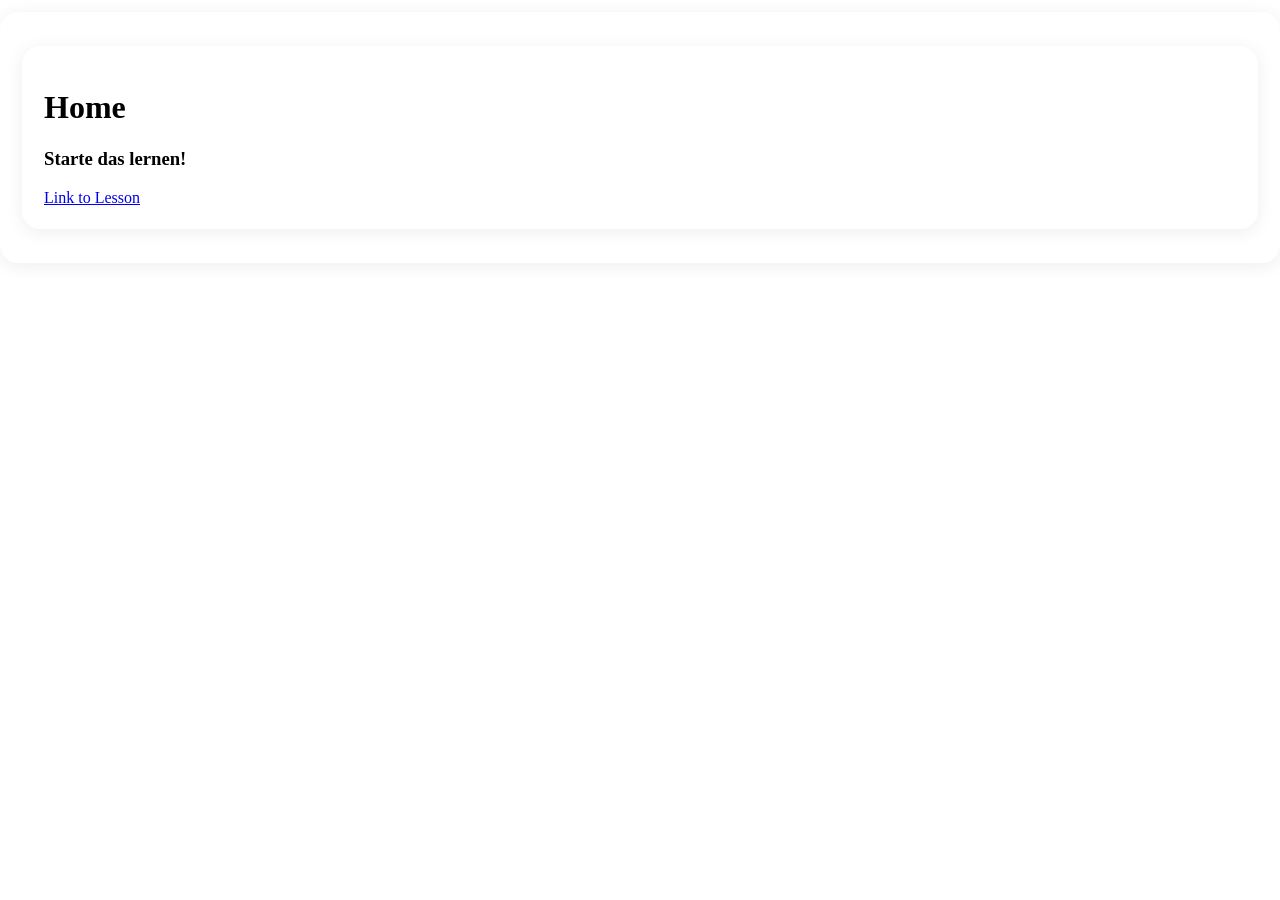
<file: index.html>
﻿<!DOCTYPE html>

<html lang="en" xmlns="http://www.w3.org/1999/xhtml">
<head>
    <meta charset="utf-8" />
    <title>Home</title>
    <link rel="stylesheet" href="style.css" />  
</head>
<body>
    <div class="card">
        <div class="card">
            <h1>Home</h1>
            <h3>Starte das lernen!</h3>
            <a href="mathe5_lerntrainer-9.html">Link to Lesson</a>
        </div>
    </div>
</body>
</html>
</file>
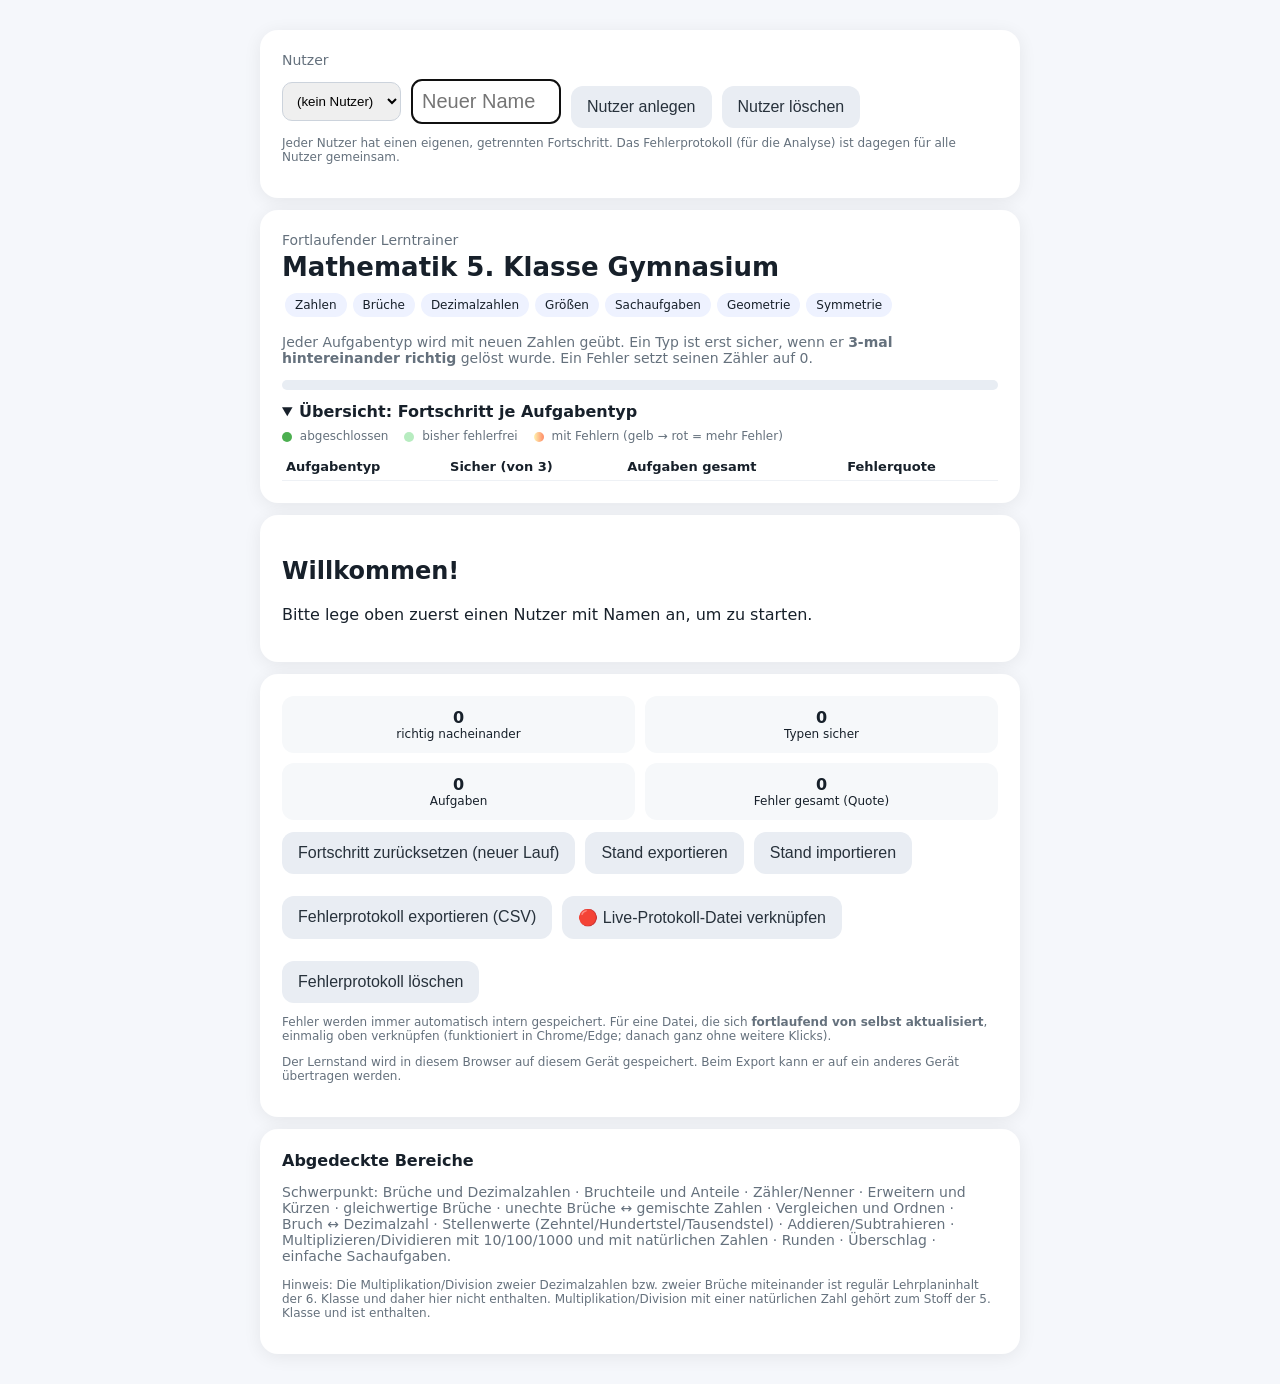
<file: mathe5_lerntrainer-9.html>
<!doctype html>
<html lang="de">
<head>
<meta charset="utf-8">
<meta name="viewport" content="width=device-width,initial-scale=1">
<title>Mathe 5 – Lerntrainer</title>
<style>
:root{font-family:system-ui,-apple-system,Segoe UI,sans-serif;color:#17202a;background:#f5f7fb}
body{margin:0}.wrap{max-width:760px;margin:auto;padding:18px}
.card{background:white;border-radius:18px;padding:22px;margin:12px 0;box-shadow:0 3px 18px #00000012}
h1{font-size:26px;margin:4px 0 8px}.muted{color:#65717d;font-size:14px}
.badge{display:inline-block;background:#eef2ff;border-radius:999px;padding:5px 10px;font-size:12px;margin:3px}
.progress{height:10px;background:#e8edf3;border-radius:99px;overflow:hidden}.bar{height:100%;width:0;background:#5267d8;transition:.3s}
.question{font-size:24px;line-height:1.4;margin:24px 0 18px}
input{width:100%;box-sizing:border-box;padding:14px;border:2px solid #d7dde5;border-radius:12px;font-size:20px}
input:disabled{background:#f3f5f8;color:#8a94a1}
button{border:0;border-radius:12px;padding:12px 16px;font-size:16px;cursor:pointer;background:#5267d8;color:white;margin-top:12px}
button:disabled{opacity:.5;cursor:default}
button.secondary{background:#e9edf3;color:#27313b}.row{display:flex;gap:10px;flex-wrap:wrap}
.feedback{margin-top:15px;padding:12px;border-radius:12px;background:#f1f5f9}.ok{background:#eaf8ef}.bad{background:#fff0f0}.warn{background:#fff8e1}
.hint{margin-top:8px;padding:8px 10px;border-radius:8px;background:#fff4e5;border-left:4px solid #e0972d;font-size:14px}
.explain{margin-top:10px;padding-top:10px;border-top:1px solid #00000014;font-size:15px;line-height:1.45}
.stats{display:grid;grid-template-columns:repeat(3,1fr);gap:10px}.stat{padding:12px;background:#f6f8fa;border-radius:12px;text-align:center}
.small{font-size:12px}.hidden{display:none}
select{padding:10px;border-radius:10px;border:1px solid #ccd3dc}
table.overview{width:100%;border-collapse:collapse;font-size:13px;margin-top:10px}
table.overview th,table.overview td{text-align:left;padding:6px 4px;border-bottom:1px solid #eef1f5}
table.overview td.num{text-align:right;font-variant-numeric:tabular-nums}
table.overview th{cursor:pointer;user-select:none;white-space:nowrap}
table.overview th:hover{color:#5267d8}
.arrow{font-size:11px;color:#5267d8}
summary{cursor:pointer;font-weight:600}
.dot{display:inline-block;width:10px;height:10px;border-radius:50%;margin-right:4px;vertical-align:middle}
.row.small{gap:16px}
pre.calc{font-family:ui-monospace,Menlo,Consolas,monospace;white-space:pre;background:#f6f8fa;padding:8px 10px;border-radius:8px;margin:8px 0 0;font-size:15px;line-height:1.5;overflow-x:auto}
.choice-btn{border:2px solid #5267d8;background:white;color:#33406e;border-radius:12px;padding:12px 16px;font-size:18px;cursor:pointer;margin-top:0}
.choice-btn:hover{background:#eef2ff}
.choice-btn:disabled{opacity:.3;cursor:default}
.seq-chosen-chip{display:inline-block;background:#5267d8;color:white;border-radius:10px;padding:8px 12px;font-size:16px}
</style>
</head>
<body>
<div class="wrap">
  <div class="card" id="userCard">
    <div class="muted">Nutzer</div>
    <div class="row" style="align-items:center;margin-top:6px">
      <select id="userSelect"></select>
      <input id="newUserName" placeholder="Neuer Name" maxlength="24" style="max-width:150px;padding:10px;border-radius:10px;border:1px solid #ccd3dc">
      <button class="secondary" id="addUserBtn">Nutzer anlegen</button>
      <button class="secondary" id="deleteUserBtn">Nutzer löschen</button>
    </div>
    <p class="muted small" style="margin-top:8px">Jeder Nutzer hat einen eigenen, getrennten Fortschritt. Das Fehlerprotokoll (für die Analyse) ist dagegen für alle Nutzer gemeinsam.</p>
  </div>
  <div class="card">
    <div class="muted">Fortlaufender Lerntrainer</div>
    <h1>Mathematik 5. Klasse Gymnasium</h1>
    <div id="topicBadges"></div>
    <p class="muted">Jeder Aufgabentyp wird mit neuen Zahlen geübt. Ein Typ ist erst sicher, wenn er <b>3-mal hintereinander richtig</b> gelöst wurde. Ein Fehler setzt seinen Zähler auf 0.</p>
    <div class="progress"><div class="bar" id="bar"></div></div>
    <div class="muted" id="progressText" style="margin-top:7px"></div>
    <details style="margin-top:12px" open>
      <summary>Übersicht: Fortschritt je Aufgabentyp</summary>
      <div class="row small muted" style="margin-top:8px;align-items:center">
        <span><span class="dot" style="background:#4caf50"></span> abgeschlossen</span>
        <span><span class="dot" style="background:#b7ecc0"></span> bisher fehlerfrei</span>
        <span><span class="dot" style="background:linear-gradient(90deg,#fff3b0,#ff8a65)"></span> mit Fehlern (gelb → rot = mehr Fehler)</span>
      </div>
      <table class="overview" id="overviewTable">
        <thead><tr>
          <th data-col="name">Aufgabentyp <span class="arrow" id="arrow-name"></span></th>
          <th data-col="c">Sicher (von 3) <span class="arrow" id="arrow-c"></span></th>
          <th data-col="seen">Aufgaben gesamt <span class="arrow" id="arrow-seen"></span></th>
          <th data-col="rate">Fehlerquote <span class="arrow" id="arrow-rate"></span></th>
        </tr></thead>
        <tbody id="overviewBody"></tbody>
      </table>
    </details>
  </div>

  <div class="card" id="quiz">
    <div class="muted" id="typeLabel"></div>
    <span class="badge" id="typeStatusBadge" style="display:inline-block;margin-bottom:6px"></span>
    <div class="question" id="question"></div>
    <div id="normalAnswerArea">
      <input id="answer" autocomplete="off" inputmode="text" enterkeyhint="done" placeholder="Deine Antwort …">
      <div class="row hidden" id="choices" style="margin-top:10px"></div>
      <div class="muted small" style="margin-top:6px">Brüche z. B. <b>3/4</b> · gemischte Zahlen z. B. <b>2 1/3</b> · Ja/Nein mit „ja" oder „nein" · Dezimalzahlen mit Komma oder Punkt. Steht die Antwort schon in der Aufgabe, kannst du auch direkt darauf tippen.</div>
      <button id="check">Prüfen</button>
    </div>
    <div id="sequenceArea" class="hidden">
      <div class="muted small">Verfügbare Zahlen (der Reihe nach antippen):</div>
      <div id="sequencePool" class="row" style="margin-top:8px"></div>
      <div class="muted small" style="margin-top:14px">Deine Reihenfolge:</div>
      <div id="sequenceChosen" class="row" style="margin-top:8px;min-height:36px"></div>
      <div class="row">
        <button class="secondary" id="sequenceReset">Zurücksetzen</button>
        <button id="sequenceCheck" class="hidden">Prüfen</button>
      </div>
    </div>
    <div id="feedback" class="feedback hidden"></div>
    <button id="next" class="hidden" style="background:#2f9e57">Weiter</button>
  </div>

  <div class="card">
    <div class="stats" style="grid-template-columns:repeat(2,1fr)">
      <div class="stat"><b id="streak">0</b><div class="small">richtig nacheinander</div></div>
      <div class="stat"><b id="done">0</b><div class="small">Typen sicher</div></div>
      <div class="stat"><b id="total">0</b><div class="small">Aufgaben</div></div>
      <div class="stat"><b id="totalWrong">0</b><div class="small">Fehler gesamt (Quote)</div></div>
    </div>
    <div class="row">
      <button class="secondary" id="reset">Fortschritt zurücksetzen (neuer Lauf)</button>
      <button class="secondary" id="export">Stand exportieren</button>
      <button class="secondary" id="importBtn">Stand importieren</button>
      <button class="secondary" id="exportErrors">Fehlerprotokoll exportieren (CSV)</button>
      <button class="secondary" id="connectLiveLog">🔴 Live-Protokoll-Datei verknüpfen</button>
      <button class="secondary" id="resetErrorsBtn">Fehlerprotokoll löschen</button>
      <input id="file" type="file" accept=".json" class="hidden">
    </div>
    <p class="muted small" id="liveLogStatus">Fehler werden immer automatisch intern gespeichert. Für eine Datei, die sich <b>fortlaufend von selbst aktualisiert</b>, einmalig oben verknüpfen (funktioniert in Chrome/Edge; danach ganz ohne weitere Klicks).</p>
    <p class="muted small">Der Lernstand wird in diesem Browser auf diesem Gerät gespeichert. Beim Export kann er auf ein anderes Gerät übertragen werden.</p>
  </div>

  <div class="card">
    <b>Abgedeckte Bereiche</b>
    <p class="muted">Schwerpunkt: Brüche und Dezimalzahlen · Bruchteile und Anteile · Zähler/Nenner · Erweitern und Kürzen · gleichwertige Brüche · unechte Brüche ↔ gemischte Zahlen · Vergleichen und Ordnen · Bruch ↔ Dezimalzahl · Stellenwerte (Zehntel/Hundertstel/Tausendstel) · Addieren/Subtrahieren · Multiplizieren/Dividieren mit 10/100/1000 und mit natürlichen Zahlen · Runden · Überschlag · einfache Sachaufgaben.</p>
    <p class="muted small">Hinweis: Die Multiplikation/Division zweier Dezimalzahlen bzw. zweier Brüche miteinander ist regulär Lehrplaninhalt der 6. Klasse und daher hier nicht enthalten. Multiplikation/Division mit einer natürlichen Zahl gehört zum Stoff der 5. Klasse und ist enthalten.</p>
  </div>
</div>

<script>
const types=[
["frac_terms","Brüche: Zähler ablesen","Bei {a}/{b}: Welchen Zahlenwert hat der Zähler?","num","Zähler ablesen"],
["frac_den","Brüche: Nenner ablesen","Bei {a}/{b}: Welchen Zahlenwert hat der Nenner?","num","Nenner ablesen"],
["frac_unit","Bruch als Anteil","Wie viel ist {a}/{b} von {n}?","num"],
["frac_read","Bruch lesen","Welcher Bruch ist gemeint: {a} von {b} gleich großen Teilen?","fraction_exact"],
["frac_equal","Gleichwertige Brüche","Ergänze: {a}/{b} = x/{d}. Wie groß ist x?","num"],
["frac_expand","Brüche erweitern","Erweitere {a}/{b} mit {k}. Schreibe den neuen Bruch.","fraction_exact"],
["frac_reduce","Brüche kürzen","Kürze {a}/{b} vollständig.","fraction_reduced"],
["frac_reducible_check","Kürzbare Brüche erkennen","Ist der Bruch {a}/{b} bereits vollständig gekürzt? Antworte mit ja oder nein.","yesno"],
["frac_compare","Brüche vergleichen","Welche Zahl ist {cmp}: {a}/{b} oder {c}/{d}?","fraction"],
["frac_order","Brüche ordnen","Welcher Bruch ist {cmp}: {a}/{b} oder {c}/{d} oder {e}/{f}?","fraction"],
["frac_sequence","Brüche in Reihenfolge bringen","Bringe die angezeigten Brüche in {direction} Reihenfolge – tippe sie der Reihe nach an.","sequence"],
["frac_numberline","Brüche am Zahlenstrahl","Welcher Bruch liegt genau zwischen 0 und 1, wenn der Abschnitt in {b} gleiche Teile geteilt ist und der Punkt bei Teil {a} liegt?","fraction"],
["frac_to_decimal","Bruch → Dezimalzahl","Wandle {a}/{b} in eine Dezimalzahl um.","decimal"],
["decimal_to_frac","Dezimalzahl → Bruch","Schreibe {a} als vollständig gekürzten Bruch.","fraction_reduced"],
["frac_improper_to_mixed","Unechte Brüche umwandeln","Wandle den unechten Bruch {a}/{b} in eine gemischte Zahl um (z. B. 2 1/3).","mixed"],
["frac_mixed_to_improper","Gemischte Zahlen umwandeln","Wandle die gemischte Zahl {w} {a}/{b} in einen unechten Bruch um.","fraction_exact"],
["frac_mul_nat","Bruch mal natürliche Zahl","Berechne: {a}/{b} · {n}. Kürze das Ergebnis.","fraction_reduced"],
["frac_div_nat","Bruch durch natürliche Zahl","Berechne: {a}/{b} : {n}. Kürze das Ergebnis.","fraction_reduced"],
["decimal_place","Stellenwert","Welche Ziffer steht bei {place} in {a}?","num"],
["decimal_read","Dezimalzahlen lesen","Schreibe die Dezimalzahl: {text}.","decimal"],
["decimal_compare","Dezimalzahlen vergleichen","Welche Zahl ist {cmp}: {a} oder {b}?","decimal"],
["decimal_order","Dezimalzahlen ordnen","Welche Zahl ist {cmp}: {a} oder {b} oder {c}?","decimal"],
["decimal_sequence","Dezimalzahlen in Reihenfolge bringen","Bringe die angezeigten Zahlen in {direction} Reihenfolge – tippe sie der Reihe nach an.","sequence"],
["decimal_add","Dezimalzahlen addieren","Berechne: {a} + {b}","decimal"],
["decimal_sub","Dezimalzahlen subtrahieren","Berechne: {a} − {b}","decimal"],
["decimal_mul10","Mit 10/100/1000 multiplizieren","Berechne: {a} · {p}","decimal"],
["decimal_div10","Durch 10/100/1000 dividieren","Berechne: {a} : {p}","decimal"],
["decimal_mul_nat","Dezimalzahl mal natürliche Zahl","Berechne: {a} · {n}","decimal"],
["decimal_div_nat","Dezimalzahl durch natürliche Zahl","Berechne: {a} : {n}","decimal"],
["decimal_round","Dezimalzahlen runden","Runde {a} auf {p}.","decimal"],
["decimal_estimate","Überschlag","Schätze durch Überschlagsrechnung: Runde {a} und {b} jeweils auf {p} und addiere dann die gerundeten Zahlen.","decimal"],
["frac_add_same","Brüche addieren","Berechne: {a}/{b} + {c}/{b}. Kürze das Ergebnis.","fraction_reduced"],
["frac_sub_same","Brüche subtrahieren","Berechne: {a}/{b} − {c}/{b}. Kürze das Ergebnis.","fraction_reduced"],
["frac_add_diff","Brüche mit verschiedenen Nennern addieren (Vorgriff Klasse 6)","Berechne: {a}/{b} + {c}/{d}. Kürze das Ergebnis.","fraction_reduced"],
["frac_sub_diff","Brüche mit verschiedenen Nennern subtrahieren (Vorgriff Klasse 6)","Berechne: {a}/{b} − {c}/{d}. Kürze das Ergebnis.","fraction_reduced"],
["frac_lcd","Hauptnenner finden (Vorgriff Klasse 6)","Bestimme den kleinsten gemeinsamen Nenner (Hauptnenner) von {a}/{b} und {c}/{d}.","num"],
["mixed_add","Gemischte Zahlen","Berechne: {a} {b}/{d} + {c} {e}/{d}. Gib das Ergebnis vollständig gekürzt an.","fraction_reduced"],
["decimal_word","Sachaufgabe Dezimalzahlen","Ein Heft kostet {a} €. {n} Hefte kosten wie viel? (Gib den Preis mit Einheit an, z. B. 12,34 €.)","decimal"],
["frac_word","Sachaufgabe Brüche","In einer Klasse sind {n} Kinder. {a}/{b} davon fahren mit dem Bus. Wie viele Kinder sind das?","num"],
["fraction_decimal_choice","Bruch → Dezimalzahl (Auswahl)","Welche Dezimalzahl entspricht {a}/{b}?","decimal","Bruch → Dezimalzahl (Auswahl)"],
["decimal_fraction_choice","Dezimalzahl → Bruch (Auswahl)","Welcher vollständig gekürzte Bruch entspricht {a}?","fraction_reduced","Dezimalzahl → Bruch (Auswahl)"]
];

// ---------- Mehrbenutzer-Verwaltung ----------
const LEGACY_KEY="mathe5_lerntrainer_v1"; // alter Speicherort (Einzelnutzer, vor Mehrbenutzer-Update)
const USERS_KEY="mathe5_lerntrainer_users";
const CURRENT_USER_KEY="mathe5_lerntrainer_current_user";
const ERRORLOG_KEY="mathe5_lerntrainer_errors"; // global, nicht nutzerbezogen
function userStateKey(name){return "mathe5_lerntrainer_user_"+encodeURIComponent(name)}

function defaultUserState(){
  return {skills:{}, total:0, streak:0, totalWrong:0, runStart:Date.now(), runRecorded:false, runsHistory:[]};
}
function normalizeUserState(st){
  if(st.totalWrong===undefined) st.totalWrong=0;
  if(!st.runsHistory) st.runsHistory=[];
  if(!st.runStart) st.runStart=Date.now();
  if(st.runRecorded===undefined) st.runRecorded=false;
  if(!st.skills) st.skills={};
  types.forEach(t=>{
    if(!st.skills[t[0]]) st.skills[t[0]]={c:0,seen:0,wrong:0};
    else if(st.skills[t[0]].wrong===undefined){
      // Migration: seen − c ist ein sinnvoller unterer Schätzwert für vergangene Fehler,
      // solange es noch keinen eigenen Fehlerzähler gab.
      let sk=st.skills[t[0]];
      sk.wrong=Math.max(0, sk.seen - sk.c);
    }
  });
  return st;
}
function loadUserState(name){
  let raw=localStorage.getItem(userStateKey(name));
  let st=raw?JSON.parse(raw):defaultUserState();
  return normalizeUserState(st);
}

// Einmalige Migration: früherer namenloser Einzelnutzer-Spielstand -> Nutzer "Ella".
// Das Fehlerprotokoll ist nicht nutzerbezogen und wandert in einen eigenen globalen Speicher.
function migrateLegacyIfNeeded(){
  if(localStorage.getItem(USERS_KEY)!==null) return; // schon migriert/initialisiert
  let old=JSON.parse(localStorage.getItem(LEGACY_KEY)||"null");
  let users=[];
  let errorLog=[];
  if(old){
    users=["Ella"];
    let migrated=defaultUserState();
    migrated.skills=old.skills||{};
    migrated.total=old.total||0;
    migrated.streak=old.streak||0;
    normalizeUserState(migrated);
    localStorage.setItem(userStateKey("Ella"), JSON.stringify(migrated));
    if(Array.isArray(old.errorLog)) errorLog=old.errorLog;
    localStorage.setItem(CURRENT_USER_KEY,"Ella");
  }
  localStorage.setItem(USERS_KEY, JSON.stringify(users));
  localStorage.setItem(ERRORLOG_KEY, JSON.stringify(errorLog));
}
migrateLegacyIfNeeded();

let users=JSON.parse(localStorage.getItem(USERS_KEY)||"[]");
let currentUser=localStorage.getItem(CURRENT_USER_KEY);
if((!currentUser || !users.includes(currentUser)) && users.length){ currentUser=users[0]; localStorage.setItem(CURRENT_USER_KEY,currentUser); }
if(users.length===0) currentUser=null;

let state = currentUser ? loadUserState(currentUser) : null;
let errorLog = JSON.parse(localStorage.getItem(ERRORLOG_KEY)||"[]");
let current=null,lastType=null;
let sequenceChosen=[];
let tableSort={col:null,dir:1};

function saveUsersList(){ localStorage.setItem(USERS_KEY, JSON.stringify(users)); }
function saveErrorLog(){ localStorage.setItem(ERRORLOG_KEY, JSON.stringify(errorLog)); }
function save(){ if(currentUser && state) localStorage.setItem(userStateKey(currentUser), JSON.stringify(state)); }

// ---------- kleine Helfer ----------
function rnd(a,b){return Math.floor(Math.random()*(b-a+1))+a}
function gcd(a,b){a=Math.abs(a);b=Math.abs(b);while(b){[a,b]=[b,a%b]}return a||1}
function lcm(a,b){return Math.abs(a*b)/gcd(a,b)}
function pow10(n){return Math.pow(10,n)}
function frac(n,d){let g=gcd(n,d);let rn=n/g,rd=d/g;return rd===1?String(rn):`${rn}/${rd}`}
function toMixedDisplay(n,d){let g=gcd(n,d);n/=g;d/=g;if(d===1)return String(n);let whole=Math.floor(n/d),rem=n-whole*d;if(whole===0)return `${rem}/${d}`;return `${whole} ${rem}/${d}`}
function parseNum(s){return parseFloat(String(s).trim().replace(",","."))}
function normalize(s){return String(s).trim().toLowerCase().replace(/\s+/g,"")}
function render(t,p){return t.replace(/\{(\w+)\}/g,(_,k)=>p[k])}

// exakte Dezimal-Formatierung ohne unerwünschtes Runden (Integer + Anzahl Nachkommastellen)
function fmtInt(intVal,scale,strip=true){
  let sign = intVal<0 ? "-":"";
  intVal=Math.abs(Math.round(intVal));
  let s=String(intVal).padStart(scale+1,"0");
  let intPart = scale>0 ? s.slice(0,s.length-scale) : s;
  let fracPart = scale>0 ? s.slice(s.length-scale) : "";
  if(strip) fracPart = fracPart.replace(/0+$/,"");
  intPart = intPart.replace(/^0+(?=\d)/,"");
  if(intPart==="")intPart="0";
  return sign+intPart+(fracPart?","+fracPart:"");
}
function shiftScale(intVal, scale, factorPow, direction){
  if(direction>0){
    let newScale=scale-factorPow;
    if(newScale>=0) return {v:intVal, s:newScale};
    return {v:intVal*pow10(-newScale), s:0};
  }
  return {v:intVal, s:scale+factorPow};
}
// exakte Dezimaldarstellung eines Bruchs, dessen Nenner nur die Primfaktoren 2 und 5 hat
function fracToDecimalStr(a,b){
  let g=gcd(a,b), n=a/g, d=b/g;
  let d2=d, twos=0, fives=0;
  while(d2%2===0){d2/=2;twos++;}
  while(d2%5===0){d2/=5;fives++;}
  if(d2!==1) return (a/b).toFixed(2).replace(/\.?0+$/,"").replace(".",",");
  let k=Math.max(twos,fives);
  let numerator=Math.round(n*pow10(k)/d);
  return fmtInt(numerator,k);
}

// ---------- Antwort-Parsing (Bruch / gemischte Zahl / Dezimalzahl / Ganzzahl) ----------
function parseFraction(s){
  s=String(s).trim().toLowerCase().replace(",",".").replace(/\s+/g," ");
  if(s==="")return null;
  let m=s.match(/^(-?\d+)\s(\d+)\/(\d+)$/); // gemischte Zahl "2 1/3"
  if(m){
    const w=Number(m[1]), n=Number(m[2]), d=Number(m[3]);
    if(d===0)return null;
    const sign = w<0?-1:1;
    return w + sign*(n/d);
  }
  m=s.match(/^(-?\d+(?:\.\d+)?)\/(\d+(?:\.\d+)?)$/); // einfacher Bruch
  if(m){
    const d=Number(m[2]); if(d===0)return null;
    return Number(m[1])/d;
  }
  m=s.match(/^-?\d+(?:\.\d+)?$/); // Ganzzahl/Dezimalzahl
  if(m) return Number(s);
  return null;
}
function parseFractionParts(s){
  let t=String(s).trim().toLowerCase().replace(",",".");
  let m=t.match(/^(-?\d+)\/(\d+)$/);
  if(!m) return null;
  return {num:Number(m[1]), den:Number(m[2])};
}
function fractionEquivalent(a,b){
  const x=parseFraction(a), y=parseFraction(b);
  return x!==null && y!==null && Math.abs(x-y)<1e-9;
}
function isReducedForm(userStr, ansVal){
  const val=parseFraction(userStr);
  if(val===null || !Number.isFinite(val) || Math.abs(val-ansVal)>=1e-9) return false;
  const parts=parseFractionParts(userStr);
  if(!parts) return true;
  if(parts.den===0) return false;
  if(parts.num===0) return true;
  return gcd(parts.num,parts.den)===1;
}
function correctReducedFraction(userStr, ansStr){
  const ansVal=parseFraction(ansStr);
  if(ansVal===null) return false;
  return isReducedForm(userStr, ansVal);
}
function correctExactFraction(userStr, ansStr){
  const up=parseFractionParts(userStr), ap=parseFractionParts(ansStr);
  if(!up||!ap) return false;
  return up.num===ap.num && up.den===ap.den;
}
function correctMixedExact(userStr, ansStr){
  let s=String(userStr).trim().toLowerCase().replace(",",".").replace(/\s+/g," ");
  let m=s.match(/^(-?\d+)\s(\d+)\/(\d+)$/);
  let am=String(ansStr).match(/^(-?\d+)\s(\d+)\/(\d+)$/);
  if(am){
    if(!m) return false;
    return Number(m[1])===Number(am[1]) && Number(m[2])===Number(am[2]) && Number(m[3])===Number(am[3]);
  }
  return normalize(userStr)===normalize(ansStr);
}
function normalizeYesNo(s){
  s=normalize(s);
  if(["ja","j","yes","y","true","1","wahr"].includes(s))return "ja";
  if(["nein","n","no","false","0","falsch"].includes(s))return "nein";
  return s;
}
function correct(user,ans,type){
  if(type==="yesno") return normalizeYesNo(user)===normalizeYesNo(ans);
  if(type==="fraction") return fractionEquivalent(user,ans);
  if(type==="fraction_exact") return correctExactFraction(user,ans);
  if(type==="fraction_reduced") return correctReducedFraction(user,ans);
  if(type==="mixed") return correctMixedExact(user,ans);
  if(type==="sequence") return String(user).trim()===String(ans).trim(); // eigentlich per Klick geprüft, siehe evaluateSequence()
  if(type==="decimal"||type==="num"){
    const u=parseNum(user), a=parseNum(ans);
    return Number.isFinite(u) && Number.isFinite(a) && Math.abs(u-a)<1e-9;
  }
  return normalize(user)===normalize(ans);
}
function prettyAns(x){return String(x).replace(".",",")}
function declineCmp(mode){ return mode==="größer"?"größere":mode==="kleiner"?"kleinere":mode; }

// ---------- Fortschritts-Farben ----------
function colorForProgress(frac){ // 0=rot, 1=grün
  frac=Math.max(0,Math.min(1,frac));
  let hue=120*frac;
  return `hsl(${hue.toFixed(0)},70%,50%)`;
}
function colorForSkill(sk){
  if(sk.c>=3) return "#c9f2d1"; // abgeschlossen: grün
  if(!sk.wrong) return sk.seen>0 ? "#e3f8e8" : "#f4f6f8"; // fehlerfrei (hellgrün) bzw. noch nie versucht (grau)
  let ratio=Math.max(0,Math.min(1,sk.wrong/Math.max(sk.seen,1)));
  let hue=55*(1-ratio); // 55=gelb, 0=rot
  return `hsl(${hue.toFixed(0)},90%,80%)`;
}

// ---------- Senkrechte Rechenaufstellung (schriftliches Rechnen) ----------
function verticalCalc(aStr,bStr,op,resultStr){
  function parts(s){ s=String(s); let [i,f=""]=s.split(","); return {i,f}; }
  let A=parts(aStr),B=parts(bStr),R=parts(resultStr);
  let maxI=Math.max(A.i.length,B.i.length,R.i.length);
  let maxF=Math.max(A.f.length,B.f.length,R.f.length);
  function line(p,prefix){
    let i=p.i.padStart(maxI,' ');
    let f=p.f.padEnd(maxF,'0');
    return prefix + i + (maxF>0? ','+f : '');
  }
  let l1=line(A,'  ');
  let l2=line(B, op==='+' ? '+ ' : '− ');
  let width=Math.max(l1.length,l2.length);
  let sep='─'.repeat(width);
  let l3=line(R,'  ');
  return `<pre class="calc">${l1}\n${l2}\n${sep}\n${l3}</pre>`;
}

// erkennt offensichtliche Tippfehler (falsche Zeichen) statt sie als inhaltlich falsch zu werten
function invalidCharacters(input, type){
  if(type==="sequence") return false; // hat keine Texteingabe
  let s=String(input).trim();
  if(s==="") return false;
  let allowed;
  if(type==="yesno") allowed=/^[a-zA-ZäöüßÄÖÜ\s]+$/;
  else if(type==="decimal"||type==="num") allowed=/^[0-9,.\-\s€]+$/; // € erlaubt, z.B. bei Geldbeträgen gefordert
  else allowed=/^[0-9,.\-\/\s]+$/; // fraction, fraction_exact, fraction_reduced, mixed
  return !allowed.test(s);
}
// erkennt mehrere Dezimaltrenner (z.B. Tippfehler "3,4,5") statt es als inhaltlich falsch zu werten
function multipleDecimalSeparators(input, type){
  if(type!=="decimal" && type!=="num") return false;
  let s=String(input).trim();
  let count=(s.match(/[,.]/g)||[]).length;
  return count>1;
}

// ---------- Aufgaben erzeugen ----------
function make(type){
 let id=type[0], p={}, ans;
 switch(id){
 case"frac_terms":{let a,b;do{a=rnd(1,14);b=rnd(2,14)}while(a===b);p={a,b};ans=p.a;break}
 case"frac_den":{let a,b;do{a=rnd(1,14);b=rnd(2,14)}while(a===b);p={a,b};ans=p.b;break}
 case"frac_unit":{p={a:rnd(1,4),b:rnd(2,5),n:rnd(12,80)};p.n-=p.n%p.b;if(!p.n)p.n=p.b*4;ans=p.a*(p.n/p.b);break}
 case"frac_read":{let a=rnd(1,10);let b=rnd(a+1,a+10);p={a,b};ans=`${a}/${b}`;break}
 case"frac_equal":{let b=rnd(2,9),k=rnd(2,5),a=rnd(1,b-1);p={a,b,d:b*k};ans=a*k;break}
 case"frac_expand":{let b=rnd(2,8),a=rnd(1,b-1),k=rnd(2,5);p={a,b,k};ans=`${a*k}/${b*k}`;break}
 case"frac_reduce":{let g=rnd(2,6),a=rnd(1,8),b=rnd(2,8);p={a:a*g,b:b*g};ans=frac(a,b);break}
 case"frac_reducible_check":{
   let b=rnd(2,12), a;
   if(rnd(0,1)===0){ do{a=rnd(1,b-1)}while(gcd(a,b)!==1); ans="ja"; }
   else {
     let cand=[]; for(let i=1;i<b;i++){if(gcd(i,b)>1)cand.push(i)}
     if(cand.length===0){ do{a=rnd(1,b-1)}while(gcd(a,b)!==1); ans="ja"; }
     else { a=cand[rnd(0,cand.length-1)]; ans="nein"; }
   }
   p={a,b}; break;
 }
 case"frac_compare":{let b=rnd(3,10),d=rnd(3,10),a=rnd(1,b-1),c=rnd(1,d-1);
   while(a/b===c/d){c=rnd(1,d-1)}
   let mode=rnd(0,1)===0?"größer":"kleiner";
   p={a,b,c,d,cmp:mode};let x=a/b,y=c/d;
   let biggerIsA=x>y;
   ans = (mode==="größer") ? (biggerIsA?`${a}/${b}`:`${c}/${d}`) : (biggerIsA?`${c}/${d}`:`${a}/${b}`);
   break}
 case"frac_order":{let vals=[];let tries=0;
   do{
     vals=[];for(let i=0;i<3;i++){let d=rnd(2,10),a=rnd(1,d-1);vals.push([a,d,a/d])}
     tries++;
   }while(tries<20 && (vals[0][2]===vals[1][2]||vals[1][2]===vals[2][2]||vals[0][2]===vals[2][2]));
   let modes=["am größten","am kleinsten","in der Mitte"];
   let mode=modes[rnd(0,2)];
   p={a:vals[0][0],b:vals[0][1],c:vals[1][0],d:vals[1][1],e:vals[2][0],f:vals[2][1],cmp:mode};
   let sorted=[...vals].sort((x,y)=>x[2]-y[2]);
   let target = mode==="am kleinsten"?sorted[0]: mode==="am größten"?sorted[2]:sorted[1];
   ans=`${target[0]}/${target[1]}`;break}
 case"frac_numberline":{let a=rnd(1,10);let b=rnd(a+1,a+10);p={a,b};ans=`${a}/${b}`;break}
 case"frac_add_diff":{
   let b,d; do{ b=rnd(2,10); d=rnd(2,10); }while(b===d);
   let a=rnd(1,b-1), c=rnd(1,d-1);
   let common=lcm(b,d), numA=a*(common/b), numC=c*(common/d);
   p={a,b,c,d}; ans=frac(numA+numC, common); break;
 }
 case"frac_sub_diff":{
   let b,d; do{ b=rnd(2,10); d=rnd(2,10); }while(b===d);
   let a=rnd(1,b-1), c=rnd(1,d-1);
   let common=lcm(b,d), numA=a*(common/b), numC=c*(common/d);
   if(numA<numC){ [a,b,c,d]=[c,d,a,b]; [numA,numC]=[numC,numA]; }
   p={a,b,c,d}; ans=frac(numA-numC, common); break;
 }
 case"frac_lcd":{
   let b,d; do{ b=rnd(2,10); d=rnd(2,10); }while(b===d);
   let a=rnd(1,b-1), c=rnd(1,d-1);
   p={a,b,c,d}; ans=lcm(b,d); break;
 }
 case"frac_sequence":{
   let vals,tries=0;
   do{
     vals=[];for(let i=0;i<4;i++){let d=rnd(2,10);let a=rnd(1,d-1);vals.push([a,d,a/d])}
     tries++;
   }while(tries<30 && new Set(vals.map(v=>v[2].toFixed(6))).size<4);
   let items=vals.map(v=>`${v[0]}/${v[1]}`);
   let direction=rnd(0,1)===0?"aufsteigende":"absteigende";
   let sortedVals=[...vals].sort((x,y)=>direction==="aufsteigende"?x[2]-y[2]:y[2]-x[2]);
   let correctOrder=sortedVals.map(v=>`${v[0]}/${v[1]}`);
   p={items,direction,correctOrder}; ans=correctOrder.join(" → "); break;
 }
 case"frac_to_decimal":{let opts=[2,4,5,8,10,20,25,40,50,100,125,200,250,500,1000];let b=opts[rnd(0,opts.length-1)],a=rnd(1,b-1);p={a,b};ans=fracToDecimalStr(a,b);break}
 case"decimal_to_frac":{let dOpts=[10,100,1000];let d=dOpts[rnd(0,2)];let n=rnd(1,d-1);let scale=Math.round(Math.log10(d));
   p={a:fmtInt(n,scale,false)};ans=frac(n,d);break}
 case"frac_improper_to_mixed":{
   let b=rnd(2,9), whole=rnd(1,4), propNum=rnd(1,b-1);
   let g=gcd(propNum,b), redNum=propNum/g, redDen=b/g;
   let improperNum=whole*b+propNum;
   p={a:improperNum,b:b};
   ans=`${whole} ${redNum}/${redDen}`;
   break;
 }
 case"frac_mixed_to_improper":{
   let b=rnd(2,9), a=rnd(1,b-1), w=rnd(1,5);
   p={w,a,b}; ans=`${w*b+a}/${b}`;
   break;
 }
 case"frac_mul_nat":{let b=rnd(2,9),a=rnd(1,b-1),n=rnd(2,6);p={a,b,n};ans=frac(a*n,b);break}
 case"frac_div_nat":{let b=rnd(2,6),a=rnd(1,b-1),n=rnd(2,4);p={a,b,n};ans=frac(a,b*n);break}
 case"decimal_place":{
   let tenths,hundredths,thousandths;
   do{ tenths=rnd(0,9); hundredths=rnd(0,9); thousandths=rnd(0,9); }
   while(tenths===hundredths || hundredths===thousandths || tenths===thousandths);
   let intPart=rnd(1,99);
   let v=intPart*1000+tenths*100+hundredths*10+thousandths;
   let place=["Zehntel","Hundertstel","Tausendstel"][rnd(0,2)];
   p={a:fmtInt(v,3,false),place};
   ans = place==="Zehntel"?tenths: place==="Hundertstel"?hundredths:thousandths;
   break;
 }
 case"decimal_read":{
   let places=["Zehntel","Hundertstel","Tausendstel"];
   let numPlaces=rnd(1,3);
   let selectedIdx=[];
   while(selectedIdx.length<numPlaces){let idx=rnd(0,2);if(!selectedIdx.includes(idx))selectedIdx.push(idx)}
   selectedIdx.sort((x,y)=>x-y);
   let digits={};
   selectedIdx.forEach(idx=>{digits[idx]=rnd(1,9)});
   let scaleUsed=selectedIdx[selectedIdx.length-1]+1;
   let intVal=0;
   for(let i=0;i<scaleUsed;i++){intVal=intVal*10+(digits[i]!==undefined?digits[i]:0)}
   let parts=selectedIdx.map(idx=>`${digits[idx]} ${places[idx]}`);
   let text = parts.length===1?parts[0] : parts.length===2?parts.join(" und ") : parts.slice(0,-1).join(", ")+" und "+parts[parts.length-1];
   p={text};
   ans=fmtInt(intVal,scaleUsed);
   break;
 }
 case"decimal_compare":{
   let sa=[1,2,3][rnd(0,2)],sb=[1,2,3][rnd(0,2)];
   let va=rnd(1*pow10(sa),99*pow10(sa)),vb=rnd(1*pow10(sb),99*pow10(sb));
   let common=Math.max(sa,sb);
   let VA=va*pow10(common-sa),VB=vb*pow10(common-sb);
   let tries=0;
   while(VA===VB && tries<20){ vb=rnd(1*pow10(sb),99*pow10(sb)); VB=vb*pow10(common-sb); tries++; }
   let mode=rnd(0,1)===0?"größer":"kleiner";
   p={a:fmtInt(va,sa),b:fmtInt(vb,sb),cmp:mode};
   let aIsBigger=VA>=VB;
   ans = (mode==="größer") ? (aIsBigger?p.a:p.b) : (aIsBigger?p.b:p.a);
   break;
 }
 case"decimal_order":{
   let scales=[1,2,3],entries,common,tries=0;
   do{
     entries=[];
     for(let i=0;i<3;i++){let s=scales[rnd(0,2)];let v=rnd(1*pow10(s),99*pow10(s));entries.push({v,s})}
     common=Math.max(...entries.map(e=>e.s));
     entries.forEach(e=>e.V=e.v*pow10(common-e.s));
     tries++;
   } while(tries<20 && (entries[0].V===entries[1].V||entries[1].V===entries[2].V||entries[0].V===entries[2].V));
   let modes=["am größten","am kleinsten","in der Mitte"];
   let mode=modes[rnd(0,2)];
   p={a:fmtInt(entries[0].v,entries[0].s),b:fmtInt(entries[1].v,entries[1].s),c:fmtInt(entries[2].v,entries[2].s),cmp:mode};
   let sorted=[...entries].sort((x,y)=>x.V-y.V);
   let target = mode==="am kleinsten"?sorted[0]: mode==="am größten"?sorted[2]:sorted[1];
   let idx=entries.indexOf(target);
   ans=[p.a,p.b,p.c][idx];
   break;
 }
 case"decimal_sequence":{
   let scales=[1,2,3],entries,common,tries=0;
   do{
     entries=[];
     for(let i=0;i<4;i++){let s=scales[rnd(0,2)];let v=rnd(1*pow10(s),99*pow10(s));entries.push({v,s})}
     common=Math.max(...entries.map(e=>e.s));
     entries.forEach(e=>e.V=e.v*pow10(common-e.s));
     tries++;
   } while(tries<30 && new Set(entries.map(e=>e.V)).size<4);
   let items=entries.map(e=>fmtInt(e.v,e.s));
   let direction=rnd(0,1)===0?"aufsteigende":"absteigende";
   let sortedEntries=[...entries].sort((x,y)=>direction==="aufsteigende"?x.V-y.V:y.V-x.V);
   let correctOrder=sortedEntries.map(e=>fmtInt(e.v,e.s));
   p={items,direction,correctOrder}; ans=correctOrder.join(" → "); break;
 }
 case"decimal_add":{
   let sa=[1,2,3][rnd(0,2)],sb=[1,2,3][rnd(0,2)];
   let va=rnd(1*pow10(sa),99*pow10(sa)),vb=rnd(1*pow10(sb),99*pow10(sb));
   p={a:fmtInt(va,sa),b:fmtInt(vb,sb)};
   let common=Math.max(sa,sb);
   ans=fmtInt(va*pow10(common-sa)+vb*pow10(common-sb),common);
   break;
 }
 case"decimal_sub":{
   let scale=[1,2,3][rnd(0,2)];
   let vb=rnd(1*pow10(scale),50*pow10(scale));
   let diff=rnd(1*pow10(scale),50*pow10(scale));
   let va=vb+diff;
   p={a:fmtInt(va,scale),b:fmtInt(vb,scale)};
   ans=fmtInt(diff,scale);
   break;
 }
 case"decimal_mul10":{let q=[10,100,1000][rnd(0,2)];let scale=[1,2,3][rnd(0,2)];let va=rnd(1*pow10(scale),99*pow10(scale));
   let pw=Math.round(Math.log10(q));let r=shiftScale(va,scale,pw,1);p={a:fmtInt(va,scale),p:q};ans=fmtInt(r.v,r.s);break}
 case"decimal_div10":{let q=[10,100,1000][rnd(0,2)];let scale=[1,2,3][rnd(0,2)];let va=rnd(1*pow10(scale),99*pow10(scale));
   let pw=Math.round(Math.log10(q));let r=shiftScale(va,scale,pw,-1);p={a:fmtInt(va,scale),p:q};ans=fmtInt(r.v,r.s);break}
 case"decimal_mul_nat":{let scale=[1,2,3][rnd(0,2)];let va=rnd(1*pow10(scale),30*pow10(scale));let n=rnd(2,9);
   p={a:fmtInt(va,scale),n};ans=fmtInt(va*n,scale);break}
 case"decimal_div_nat":{let scale=[1,2,3][rnd(0,2)];let n=rnd(2,9);let resultInt=rnd(1*pow10(scale),30*pow10(scale));
   let va=resultInt*n;p={a:fmtInt(va,scale),n};ans=fmtInt(resultInt,scale);break}
 case"decimal_round":{
   let sourceScale=rnd(0,1)?3:2;
   let va=sourceScale===3?rnd(1000,99999):rnd(100,9999);
   let targetOptions=sourceScale===3?["eine ganze Zahl","Zehntel","Hundertstel"]:["eine ganze Zahl","Zehntel"];
   let place=targetOptions[rnd(0,targetOptions.length-1)];
   let targetScale=place==="eine ganze Zahl"?0:place==="Zehntel"?1:2;
   p={a:fmtInt(va,sourceScale,false),p:place};
   let divisor=pow10(sourceScale-targetScale);
   let rounded=Math.round(va/divisor);
   ans=fmtInt(rounded,targetScale);
   break;
 }
 case"decimal_estimate":{
   let scale=[2,3][rnd(0,1)];
   let va=rnd(1*pow10(scale),99*pow10(scale)),vb=rnd(1*pow10(scale),99*pow10(scale));
   let targetOptions=scale===3?["Zehntel","Hundertstel"]:["Zehntel"];
   let place=targetOptions[rnd(0,targetOptions.length-1)];
   let targetScale=place==="Zehntel"?1:2;
   p={a:fmtInt(va,scale,false),b:fmtInt(vb,scale,false),p:place};
   let divisor=pow10(scale-targetScale);
   let ra=Math.round(va/divisor),rb=Math.round(vb/divisor);
   ans=fmtInt(ra+rb,targetScale);
   break;
 }
 case"frac_add_same":{let b=rnd(3,10),a=rnd(1,b-1),c=rnd(1,b-1);p={a,b,c};ans=frac(a+c,b);break}
 case"frac_sub_same":{let b=rnd(4,10),a=rnd(2,b-1),c=rnd(0,4)===0?a:rnd(1,a-1);p={a,b,c};ans=frac(a-c,b);break}
 case"mixed_add":{let d=rnd(2,8),b=rnd(1,d-1),e=rnd(1,d-1),a=rnd(1,5),c=rnd(1,5);p={a,b,d,c,e};ans=toMixedDisplay(a*d+b+c*d+e,d);break}
 case"decimal_word":{let va=rnd(100,999),n=rnd(2,9);p={a:fmtInt(va,2),n};ans=fmtInt(va*n,2);break}
 case"frac_word":{let b=rnd(2,5),a=rnd(1,b-1),n=rnd(12,80);n-=n%b;if(!n)n=b*4;p={a,b,n};ans=a*n/b;break}
 case"fraction_decimal_choice":{let opts=[2,4,5,8,10,20,25,40,50,100,125,200,250,500,1000];let b=opts[rnd(0,opts.length-1)],a=rnd(1,b-1);p={a,b};ans=fracToDecimalStr(a,b);break}
 case"decimal_fraction_choice":{let dOpts=[10,100,1000];let d=dOpts[rnd(0,2)];let n=rnd(1,d-1);let scale=Math.round(Math.log10(d));
   p={a:fmtInt(n,scale,false)};ans=frac(n,d);break}
 }
 return {id,p,ans,type,explain:explain(id,p,ans),choices:computeChoices(id,p)};
}
function computeChoices(id,p){
 if(id==="decimal_compare") return [p.a,p.b];
 if(id==="decimal_order") return [p.a,p.b,p.c];
 if(id==="frac_compare") return [`${p.a}/${p.b}`,`${p.c}/${p.d}`];
 if(id==="frac_order") return [`${p.a}/${p.b}`,`${p.c}/${p.d}`,`${p.e}/${p.f}`];
 if(id==="frac_terms" || id==="frac_den") return [p.a,p.b];
 if(id==="frac_reducible_check") return ["ja","nein"];
 return null;
}

// ---------- Erklärungstexte ----------
function explain(id,p,ans){
 switch(id){
  case"frac_terms": return `Bei einem Bruch steht die obere Zahl (der Zähler). Bei ${p.a}/${p.b} ist das die ${p.a}.`;
  case"frac_den": return `Die untere Zahl in einem Bruch heißt Nenner. Bei ${p.a}/${p.b} ist das die ${p.b}.`;
  case"frac_unit":{let per=p.n/p.b; return `Teile zuerst: ${p.n} : ${p.b} = ${per}. Das ist der Wert für ein Teil. Für ${p.a} Teile rechnest du ${p.a} · ${per} = ${ans}.`}
  case"frac_read": return `„${p.a} von ${p.b} gleich großen Teilen" schreibt man als Bruch ${p.a}/${p.b} (Zähler ${p.a}, Nenner ${p.b}). Hier wird nichts gekürzt, sondern nur aufgeschrieben, was beschrieben ist.`;
  case"frac_equal":{let k=p.d/p.b; return `Damit aus dem Nenner ${p.b} der Nenner ${p.d} wird, multiplizierst du mit ${k}. Denselben Faktor wendest du auf den Zähler an: ${p.a} · ${k} = ${ans}.`}
  case"frac_expand": return `Erweitern heißt: Zähler und Nenner mit derselben Zahl multiplizieren, ohne zu kürzen. ${p.a} · ${p.k} = ${p.a*p.k} und ${p.b} · ${p.k} = ${p.b*p.k}. Ergebnis: ${ans} (nicht wieder kürzen).`;
  case"frac_reduce":{let g=gcd(p.a,p.b); return `Suche den größten gemeinsamen Teiler von ${p.a} und ${p.b}: das ist ${g}. Teile Zähler und Nenner dadurch: ${p.a}:${g} = ${p.a/g}, ${p.b}:${g} = ${p.b/g}. Vollständig gekürzt: ${ans}.`}
  case"frac_reducible_check":{let g=gcd(p.a,p.b); return g===1? `${p.a} und ${p.b} haben außer der 1 keinen gemeinsamen Teiler – der Bruch ist schon vollständig gekürzt.` : `${p.a} und ${p.b} haben den gemeinsamen Teiler ${g}. Man kann also noch kürzen: ${p.a}/${p.b} = ${p.a/g}/${p.b/g}. Der Bruch war also nicht vollständig gekürzt.`}
  case"frac_compare":{let cross1=p.a*p.d, cross2=p.c*p.b; let bigger=cross1>cross2?`${p.a}/${p.b}`:`${p.c}/${p.d}`, smaller=cross1>cross2?`${p.c}/${p.d}`:`${p.a}/${p.b}`;
    return `Vergleiche über Kreuz: ${p.a}·${p.d} = ${cross1} und ${p.c}·${p.b} = ${cross2}. Der größere Bruch ist ${bigger}, der kleinere ${smaller}. Gefragt war der ${declineCmp(p.cmp)} Bruch: ${ans}.`}
  case"frac_order":{let common=p.b*p.d*p.f; let na=p.a*p.d*p.f, nc=p.c*p.b*p.f, ne=p.e*p.b*p.d;
    return `Bringe alle drei Brüche auf den gemeinsamen Nenner ${p.b}·${p.d}·${p.f} = ${common}: ${p.a}/${p.b} = ${na}/${common}, ${p.c}/${p.d} = ${nc}/${common}, ${p.e}/${p.f} = ${ne}/${common}. Sortiert nach Zähler ergibt das die Reihenfolge; gefragt war der Bruch, der ${p.cmp} ist: ${ans}.`}
  case"frac_numberline": return `Der Abschnitt hat ${p.b} gleiche Teile, der Punkt liegt beim ${p.a}. Teil. Das entspricht dem Bruch ${p.a}/${p.b}.`;
  case"frac_add_diff":{let common=lcm(p.b,p.d), numA=p.a*(common/p.b), numC=p.c*(common/p.d);
    return `Bringe beide Brüche auf den Hauptnenner ${common} (kleinstes gemeinsames Vielfaches von ${p.b} und ${p.d}): ${p.a}/${p.b} = ${numA}/${common}, ${p.c}/${p.d} = ${numC}/${common}. Addiere die Zähler: ${numA}+${numC} = ${numA+numC}. Vollständig gekürzt: ${ans}.`}
  case"frac_sub_diff":{let common=lcm(p.b,p.d), numA=p.a*(common/p.b), numC=p.c*(common/p.d);
    return `Bringe beide Brüche auf den Hauptnenner ${common} (kleinstes gemeinsames Vielfaches von ${p.b} und ${p.d}): ${p.a}/${p.b} = ${numA}/${common}, ${p.c}/${p.d} = ${numC}/${common}. Subtrahiere die Zähler: ${numA}−${numC} = ${numA-numC}. Vollständig gekürzt: ${ans}.`}
  case"frac_lcd": return `Der Hauptnenner ist das kleinste gemeinsame Vielfache (kgV) von ${p.b} und ${p.d}. Vielfache von ${p.b}: ${p.b}, ${2*p.b}, ${3*p.b}, ... Vielfache von ${p.d}: ${p.d}, ${2*p.d}, ${3*p.d}, ... Das kleinste gemeinsame Vielfache ist ${ans}.`;
  case"frac_sequence": return `Wandle alle Brüche in Dezimalzahlen um (Zähler : Nenner) und vergleiche die Werte. Die ${p.direction} Reihenfolge ist: ${p.correctOrder.join(" → ")}.`;
  case"decimal_sequence": return `Vergleiche die Zahlen Stelle für Stelle (ggf. fehlende Nachkommastellen mit 0 ergänzen). Die ${p.direction} Reihenfolge ist: ${p.correctOrder.join(" → ")}.`;
  case"frac_to_decimal": return `Ein Bruch wird zur Dezimalzahl, indem du Zähler durch Nenner teilst: ${p.a} : ${p.b} = ${ans}.`;
  case"decimal_to_frac": return `Nachkommastellen bestimmen den Nenner: eine Stelle = Zehntel (10), zwei Stellen = Hundertstel (100), drei Stellen = Tausendstel (1000). Danach vollständig kürzen. Ergebnis: ${ans}.`;
  case"frac_improper_to_mixed": return `Teile mit Rest: ${p.a} : ${p.b}. Der ganzzahlige Anteil steht vor dem Komma, der Rest wird zum neuen Zähler über ${p.b}. Rest-Bruch noch kürzen. Ergebnis: ${ans}.`;
  case"frac_mixed_to_improper": return `Multipliziere die ganze Zahl mit dem Nenner und addiere den Zähler: ${p.w} · ${p.b} + ${p.a} = ${p.w*p.b+p.a}. Das steht über dem Nenner ${p.b}: ${ans}.`;
  case"frac_mul_nat":{let num=p.a*p.n,g=gcd(num,p.b);let step=g>1?` Kürze noch mit ${g}: ${num}:${g} = ${num/g}, ${p.b}:${g} = ${p.b/g}.`:` Das ist schon vollständig gekürzt.`;
    return `Multipliziere den Zähler mit der natürlichen Zahl, der Nenner bleibt gleich: ${p.a} · ${p.n} = ${num}, also ${num}/${p.b}.${step} Ergebnis: ${ans}.`}
  case"frac_div_nat":{let den=p.b*p.n,g=gcd(p.a,den);let step=g>1?` Kürze noch mit ${g}: ${p.a}:${g} = ${p.a/g}, ${den}:${g} = ${den/g}.`:` Das ist schon vollständig gekürzt.`;
    return `Beim Teilen eines Bruchs durch eine natürliche Zahl multiplizierst du den Nenner mit dieser Zahl: ${p.b} · ${p.n} = ${den}, also ${p.a}/${den}.${step} Ergebnis: ${ans}.`}
  case"decimal_place": return `Die erste Nachkommastelle ist die Zehntelstelle, die zweite die Hundertstelstelle, die dritte die Tausendstelstelle. Bei ${p.a} steht an der ${p.place}stelle die Ziffer ${ans}.`;
  case"decimal_read": return `Jede Nachkommastelle hat einen Wert: 1. Stelle = Zehntel (·0,1), 2. Stelle = Hundertstel (·0,01), 3. Stelle = Tausendstel (·0,001). ${p.text} ergibt zusammen ${ans}.`;
  case"decimal_compare": return `Vergleiche von links nach rechts: erst die Ganzen, dann Zehntel, dann Hundertstel, dann Tausendstel. Gefragt war die ${declineCmp(p.cmp)} Zahl: ${ans}.`;
  case"decimal_order": return `Vergleiche alle drei Zahlen Stelle für Stelle (Ganze, dann Zehntel, dann Hundertstel, dann Tausendstel). Gefragt war die Zahl, die ${p.cmp} ist: ${ans}.`;
  case"decimal_add": return `Schreibe die Zahlen Komma unter Komma und fülle fehlende Nachkommastellen mit 0 auf, dann addiere wie bei ganzen Zahlen (mit Übertrag):${verticalCalc(p.a,p.b,'+',ans)}`;
  case"decimal_sub": return `Schreibe die Zahlen Komma unter Komma und fülle fehlende Nachkommastellen mit 0 auf, dann subtrahiere wie bei ganzen Zahlen:${verticalCalc(p.a,p.b,'-',ans)}`;
  case"decimal_mul10":{let pw=Math.round(Math.log10(p.p)); return `${p.p} hat ${pw} Nullen. Beim Multiplizieren mit einer Zehnerpotenz wandert das Komma um genauso viele Stellen nach rechts, hier also ${pw} Stelle(n): ${p.a} · ${p.p} = ${ans}.`}
  case"decimal_div10":{let pw=Math.round(Math.log10(p.p)); return `${p.p} hat ${pw} Nullen. Beim Dividieren durch eine Zehnerpotenz wandert das Komma um genauso viele Stellen nach links, hier also ${pw} Stelle(n): ${p.a} : ${p.p} = ${ans}.`}
  case"decimal_mul_nat":{let scale=(String(p.a).split(",")[1]||"").length;let intA=Math.round(parseNum(p.a)*pow10(scale));let product=intA*p.n;
    return `Multipliziere zunächst ohne Komma, wie bei ganzen Zahlen: ${intA} · ${p.n} = ${product}. Das Ergebnis bekommt genauso viele Nachkommastellen wie ${p.a} (nämlich ${scale}), also: ${ans}.`}
  case"decimal_div_nat":{let scale=(String(p.a).split(",")[1]||"").length;let intA=Math.round(parseNum(p.a)*pow10(scale));let quotient=intA/p.n;
    return `Teile zunächst ohne Komma, wie bei ganzen Zahlen: ${intA} : ${p.n} = ${quotient}. Das Komma im Ergebnis steht an der gleichen Stelle wie im Dividenden ${p.a} (${scale} Nachkommastelle(n)): ${ans}.`}
  case"decimal_round":{
    let raw=String(p.a).replace(",",".");
    let decimals=raw.split(".")[1]||"";
    let targetScale=p.p==="eine ganze Zahl"?0:p.p==="Zehntel"?1:2;
    let targetLabel=p.p==="eine ganze Zahl"?"der Einerstelle":"der "+p.p+"stelle";
    let decidingDigit=Number(decimals[targetScale]);
    let dir=decidingDigit>=5?"aufgerundet":"abgerundet";
    return `Schau dir die Ziffer direkt hinter ${targetLabel} an: das ist die ${decidingDigit}. Da diese Ziffer ${decidingDigit>=5?"5 oder größer":"kleiner als 5"} ist, wird ${dir}. ${p.a} gerundet auf ${p.p} ergibt ${ans}.`;
  }
  case"decimal_estimate":{
    let targetScale=p.p==="Zehntel"?1:2;
    let sourceScale=(String(p.a).split(",")[1]||"").length;
    let divisor=pow10(sourceScale-targetScale);
    let va=Math.round(parseNum(p.a)*pow10(sourceScale)), vb=Math.round(parseNum(p.b)*pow10(sourceScale));
    let ra=fmtInt(Math.round(va/divisor),targetScale), rb=fmtInt(Math.round(vb/divisor),targetScale);
    return `Runde beide Zahlen auf ${p.p}: ${p.a} ≈ ${ra} und ${p.b} ≈ ${rb}. Addiere die gerundeten Zahlen: ${ra} + ${rb} = ${ans}.`}
  case"frac_add_same":{let sum=p.a+p.c,g=gcd(sum,p.b);let step=g>1?` Kürze noch mit ${g}: ${sum}:${g} = ${sum/g}, ${p.b}:${g} = ${p.b/g}.`:` Das ist schon vollständig gekürzt.`;
    return `Bei gleichem Nenner addierst du nur die Zähler: ${p.a} + ${p.c} = ${sum}, der Nenner bleibt ${p.b}.${step} Ergebnis: ${ans}.`}
  case"frac_sub_same":{let diff=p.a-p.c,g=gcd(diff||1,p.b);let step=diff===0?``:(g>1?` Kürze noch mit ${g}: ${diff}:${g} = ${diff/g}, ${p.b}:${g} = ${p.b/g}.`:` Das ist schon vollständig gekürzt.`);
    return `Bei gleichem Nenner subtrahierst du nur die Zähler: ${p.a} − ${p.c} = ${diff}, der Nenner bleibt ${p.b}.${step} Ergebnis: ${ans}.`}
  case"mixed_add":{let sumFrac=p.b+p.e;let extra = sumFrac>=p.d ? ` Da ${p.b} + ${p.e} = ${sumFrac} ≥ ${p.d} ist, ergibt das ${Math.floor(sumFrac/p.d)} weitere ganze Zahl(en) und einen Rest von ${sumFrac%p.d}/${p.d}, der noch zu den ganzen Zahlen dazugezählt wird.` : ``;
    return `Addiere zuerst die ganzen Zahlen: ${p.a} + ${p.c} = ${p.a+p.c}. Addiere dann die Brüche: ${p.b}/${p.d} + ${p.e}/${p.d} = ${sumFrac}/${p.d}.${extra} Insgesamt (als gemischte Zahl bzw. gekürzt): ${ans}.`}
  case"decimal_word":{let intA=Math.round(parseNum(p.a)*100);let product=intA*p.n;
    return `Multipliziere zunächst ohne Komma: ${intA} · ${p.n} = ${product}. Das Ergebnis hat wie ${p.a} zwei Nachkommastellen: ${p.a} € · ${p.n} = ${ans} €.`}
  case"frac_word":{let per=p.n/p.b; return `Rechne zuerst ${p.n} : ${p.b} = ${per} (Kinder pro Teil). Für ${p.a} Teile: ${p.a} · ${per} = ${ans} Kinder.`}
  case"fraction_decimal_choice": return `${p.a} : ${p.b} = ${ans}.`;
  case"decimal_fraction_choice": return `Nachkommastellen zählen für den Nenner (1 Stelle = 10, 2 Stellen = 100, 3 Stellen = 1000), dann vollständig kürzen. Ergebnis: ${ans}.`;
 }
 return "";
}

// ---------- Erkennung typischer Denkfehler ----------
function stripAllSpace(s){return String(s).replace(/\s+/g,"")}
function checkHalvedMultiplier(uv, correctVal, n){
  return n%2===0 && uv!==null && Number.isFinite(uv) && Math.abs(uv*2-correctVal)<1e-6;
}
function detectMisconception(id, userStr, p, ans, type){
 // Höchste Priorität: exakt derselbe Wert wie die Lösung, nur ohne Leerzeichen zwischen
 // ganzer Zahl und Bruch getippt (z.B. "63/4" statt "6 3/4") – Wert war völlig richtig!
 if(/\s/.test(String(ans)) && stripAllSpace(userStr)===stripAllSpace(ans)){
   return `Fast richtig! Es fehlt nur das Leerzeichen zwischen der ganzen Zahl und dem Bruch: schreibe "${ans}" statt "${String(userStr).trim()}".`;
 }
 if(type==="mixed"){
   let m=String(userStr).trim().toLowerCase().replace(",",".").match(/^(-?\d+)\s+(\d+)\/(\d+)$/);
   if(m){
     let w=Number(m[1]), n=Number(m[2]), d=Number(m[3]), g=gcd(n,d);
     let val=w+n/d, ansVal=parseFraction(ans);
     if(Math.abs(val-ansVal)<1e-9 && g>1){
       return `Der ganzzahlige Teil (${w}) stimmt, aber der Bruchteil ${n}/${d} ist noch nicht vollständig gekürzt: ${n}/${d} = ${n/g}/${d/g}. Richtig wäre also ${w} ${n/g}/${d/g}.`;
     }
   }
 }
 if(type==="fraction_reduced" || type==="fraction_exact" || type==="mixed"){
   let val=parseFraction(userStr), ansVal=parseFraction(ans);
   if(val!==null && ansVal!==null && Math.abs(val-ansVal)<1e-9){
     if(type==="fraction_reduced") return "Der Wert deiner Antwort stimmt – sie ist aber noch nicht vollständig gekürzt. Hast du die Aufgabenstellung ganz gelesen? Dort wird das Kürzen verlangt.";
     if(type==="fraction_exact") return "Der Wert deiner Antwort stimmt, aber hier ist eine andere Schreibweise gefragt (nicht kürzen oder erweitern).";
     if(type==="mixed") return "Der Wert deiner Antwort stimmt, aber als gemischte Zahl mit vollständig gekürztem Bruchteil geschrieben.";
   }
 }
 if(id==="mixed_add"){
   let uv=parseFraction(userStr), trueVal=parseFraction(ans);
   let onlyWholes=p.a+p.c;
   if(uv!==null && trueVal!==null && Math.abs(uv-onlyWholes)<1e-9 && Math.abs(onlyWholes-trueVal)>=1e-9){
     return `Es sieht so aus, als hättest du nur die ganzen Zahlen addiert (${p.a}+${p.c}=${onlyWholes}) und die Brüche (${p.b}/${p.d}+${p.e}/${p.d}) nicht mit dazugezählt – achte besonders darauf, wenn die Bruchsumme ≥ 1 wird (Übertrag in die ganze Zahl!).`;
   }
   let onlyNumerators=p.b+p.e;
   if(uv!==null && trueVal!==null && Math.abs(uv-onlyNumerators)<1e-9 && Math.abs(onlyNumerators-trueVal)>=1e-9){
     return `Es sieht so aus, als hättest du nur die Zähler der Brüche addiert (${p.b}+${p.e}=${onlyNumerators}) und dabei die ganzen Zahlen sowie den Nenner vergessen.`;
   }
 }
 if(id==="decimal_mul_nat" || id==="decimal_word"){
   let uv=parseNum(userStr), correctVal=parseNum(ans), n=p.n;
   if(checkHalvedMultiplier(uv,correctVal,n)){
     return `Es sieht so aus, als hättest du nur mit ${n/2} statt mit ${n} gerechnet (der Hälfte) und vergessen, das Ergebnis am Ende noch zu verdoppeln – eine typische Falle bei der Verdopplungsstrategie.`;
   }
 }
 if(id==="frac_mul_nat"){
   let uv=parseFraction(userStr), correctVal=parseFraction(ans), n=p.n;
   if(checkHalvedMultiplier(uv,correctVal,n)){
     return `Es sieht so aus, als hättest du nur mit ${n/2} statt mit ${n} gerechnet (der Hälfte) und vergessen, das Ergebnis am Ende noch zu verdoppeln.`;
   }
 }
 if(id==="decimal_mul10"){
   let scale=(String(p.a).split(",")[1]||"").length;
   let va=Math.round(parseNum(p.a)*pow10(scale));
   let pw=Math.round(Math.log10(p.p));
   let opp=shiftScale(va,scale,pw,-1);
   if(fractionEquivalent(userStr,fmtInt(opp.v,opp.s))) return "Das Komma ist vermutlich in die falsche Richtung gewandert – beim Multiplizieren wandert es nach rechts.";
 }
 if(id==="decimal_div10"){
   let scale=(String(p.a).split(",")[1]||"").length;
   let va=Math.round(parseNum(p.a)*pow10(scale));
   let pw=Math.round(Math.log10(p.p));
   let opp=shiftScale(va,scale,pw,1);
   if(fractionEquivalent(userStr,fmtInt(opp.v,opp.s))) return "Das Komma ist vermutlich in die falsche Richtung gewandert – beim Dividieren wandert es nach links.";
 }
 if(id==="frac_add_same"){
   let parts=parseFractionParts(userStr);
   if(parts && parts.den===p.b*2 && parts.num===p.a+p.c) return "Beim Addieren gleichnamiger Brüche bleibt der Nenner gleich – du hast ihn hier mit addiert.";
 }
 if(id==="frac_sub_same"){
   let parts=parseFractionParts(userStr);
   if(parts && parts.den===p.b*2 && parts.num===p.a-p.c) return "Beim Subtrahieren gleichnamiger Brüche bleibt der Nenner gleich – du hast ihn hier verändert.";
 }
 if(id==="frac_expand"){
   if(correctExactFraction(userStr,`${p.a}/${p.b}`)) return "Hast du die Aufgabenstellung ganz gelesen? Das ist noch der ursprüngliche, nicht erweiterte Bruch.";
   let parts=parseFractionParts(userStr);
   if(parts){
     if(parts.num===p.a*p.k && parts.den===p.b) return `Du hast nur den Zähler mit ${p.k} multipliziert. Beim Erweitern müssen Zähler UND Nenner mit derselben Zahl multipliziert werden.`;
     if(parts.den===p.b*p.k && parts.num===p.a) return `Du hast nur den Nenner mit ${p.k} multipliziert. Beim Erweitern müssen Zähler UND Nenner mit derselben Zahl multipliziert werden.`;
     if(parts.num===p.a+p.k && parts.den===p.b+p.k) return `Es sieht so aus, als hättest du ${p.k} zu Zähler und Nenner addiert. Beim Erweitern wird aber multipliziert, nicht addiert.`;
   }
 }
 if(id==="frac_reduce"){
   if(correctExactFraction(userStr,`${p.a}/${p.b}`)) return "Hast du die Aufgabenstellung ganz gelesen? Das ist noch der ungekürzte Bruch.";
   let parts=parseFractionParts(userStr), g=gcd(p.a,p.b);
   if(parts && parts.num===p.a-g && parts.den===p.b-g) return `Es sieht so aus, als hättest du den gemeinsamen Teiler (${g}) von Zähler und Nenner abgezogen statt zu teilen. Kürzen heißt: teilen, nicht subtrahieren.`;
 }
 if(id==="frac_improper_to_mixed" && correctExactFraction(userStr,`${p.a}/${p.b}`)) return "Das ist noch der unechte Bruch – wandle ihn in eine ganze Zahl plus Rest-Bruch um.";
 if(id==="decimal_place"){
   let decDigits=(String(p.a).split(",")[1]||"").split("").map(Number);
   let userNum=parseNum(userStr);
   if(Number.isFinite(userNum)){
     let idx=decDigits.indexOf(userNum);
     if(idx!==-1 && decDigits[idx]!==ans){
       let posNames=["Zehntel","Hundertstel","Tausendstel"];
       return `Das ist die Ziffer der ${posNames[idx]}stelle, gefragt war aber die ${p.place}stelle.`;
     }
   }
 }
 if(id==="decimal_compare"){
   let other = ans===p.a ? p.b : p.a;
   if(other!==undefined && Math.abs(parseNum(userStr)-parseNum(other))<1e-9) return `Das ist die andere Zahl – gefragt war die ${declineCmp(p.cmp)} Zahl, das ist ${prettyAns(ans)}.`;
 }
 if(id==="decimal_order"){
   let others=[p.a,p.b,p.c].filter(v=>v!==ans);
   if(others.some(v=>Math.abs(parseNum(userStr)-parseNum(v))<1e-9)) return `Das ist eine der anderen Zahlen – gefragt war die Zahl, die ${p.cmp} ist, das ist ${prettyAns(ans)}.`;
 }
 if(id==="frac_compare"){
   let optA=`${p.a}/${p.b}`, optB=`${p.c}/${p.d}`;
   let other = ans===optA ? optB : optA;
   if(fractionEquivalent(userStr,other)) return `Das ist der andere Bruch – gefragt war der ${declineCmp(p.cmp)} Bruch, das ist ${ans}.`;
 }
 if(id==="frac_order"){
   let opts=[`${p.a}/${p.b}`,`${p.c}/${p.d}`,`${p.e}/${p.f}`].filter(o=>o!==ans);
   if(opts.some(o=>fractionEquivalent(userStr,o))) return `Das ist einer der anderen Brüche – gefragt war der Bruch, der ${p.cmp} ist, das ist ${ans}.`;
 }
 return null;
}

// ---------- Ablaufsteuerung ----------
function maybeRecordRunCompletion(){
  if(state.runRecorded) return;
  let errorRate = state.total>0 ? state.totalWrong/state.total : 0;
  state.runsHistory.push({startedAt:state.runStart, finishedAt:Date.now(), total:state.total, totalWrong:state.totalWrong, errorRate});
  state.runRecorded=true;
  save();
}
function buildRunComparisonHtml(){
  let hist=state.runsHistory;
  if(hist.length<2) return "<p class='muted'>Das war dein erster abgeschlossener Lauf – beim nächsten Mal zeige ich dir hier einen Vergleich mit deinen Fortschritten.</p>";
  let cur=hist[hist.length-1], prev=hist[hist.length-2];
  let curRate=(cur.errorRate*100).toFixed(1), prevRate=(prev.errorRate*100).toFixed(1);
  let diff=prev.errorRate-cur.errorRate;
  let trend = diff>0.001 ? `🎉 Deine Fehlerquote ist von ${prevRate}% auf ${curRate}% gesunken – das ist ein messbarer Fortschritt!`
            : diff<-0.001 ? `Deine Fehlerquote ist von ${prevRate}% auf ${curRate}% gestiegen. Das kann z. B. an neuen, schwierigeren Aufgabentypen liegen.`
            : `Deine Fehlerquote ist mit ${curRate}% gleich geblieben wie beim letzten Lauf.`;
  return `<div class="card"><b>Vergleich zum letzten Lauf</b><p>${trend}</p>
    <table class="overview"><tr><th></th><th class="num">Letzter Lauf</th><th class="num">Dieser Lauf</th></tr>
    <tr><td>Aufgaben gesamt</td><td class="num">${prev.total}</td><td class="num">${cur.total}</td></tr>
    <tr><td>Fehler gesamt</td><td class="num">${prev.totalWrong}</td><td class="num">${cur.totalWrong}</td></tr>
    <tr><td>Fehlerquote</td><td class="num">${prevRate}%</td><td class="num">${curRate}%</td></tr>
    </table></div>`;
}
function choose(){
 let active=types.filter(t=>state.skills[t[0]].c<3);
 if(!active.length){
   maybeRecordRunCompletion();
   document.getElementById("quiz").innerHTML="<h2>🎉 Geschafft!</h2><p>Alle Aufgabentypen sind dreimal hintereinander richtig gelöst.</p>"+buildRunComparisonHtml()+"<button onclick='resetAll()'>Neuen Lauf starten</button>";
   update();
   return;
 }
 let pool=active.filter(t=>t[0]!==lastType);
 if(!pool.length)pool=active;
 let t=pool[rnd(0,pool.length-1)];
 current=make(t); lastType=t[0];
 document.getElementById("typeLabel").textContent=t[1];
 let sk=state.skills[t[0]];
 let badge=document.getElementById("typeStatusBadge");
 badge.style.background=colorForSkill(sk);
 badge.textContent = `Status: ${sk.c}/3 sicher · ${sk.seen} Aufgaben · ${sk.wrong} Fehler` + (sk.seen>0 ? ` (${Math.round(sk.wrong/sk.seen*100)}%)` : "");
 document.getElementById("question").textContent=render(t[2],current.p);
 document.getElementById("feedback").className="feedback hidden";
 document.getElementById("next").classList.add("hidden");
 if(current.type[3]==="sequence"){
   document.getElementById("normalAnswerArea").classList.add("hidden");
   document.getElementById("sequenceArea").classList.remove("hidden");
   sequenceChosen=[];
   document.getElementById("sequenceReset").disabled=false;
   document.getElementById("sequenceCheck").disabled=false;
   renderSequenceUI();
 } else {
   document.getElementById("sequenceArea").classList.add("hidden");
   document.getElementById("normalAnswerArea").classList.remove("hidden");
   document.getElementById("answer").value="";
   document.getElementById("answer").disabled=false;
   document.getElementById("check").disabled=false;
   renderChoices();
   document.getElementById("answer").focus();
 }
 update();
}
function renderChoices(){
 let container=document.getElementById("choices");
 if(current.choices){
   container.innerHTML=current.choices.map(c=>`<button type="button" class="choice-btn">${c}</button>`).join("");
   container.classList.remove("hidden");
   container.querySelectorAll("button").forEach(btn=>{
     btn.onclick=()=>{ document.getElementById("answer").value=btn.textContent; check(); };
   });
 } else {
   container.classList.add("hidden");
   container.innerHTML="";
 }
}
function renderSequenceUI(){
 let pool=document.getElementById("sequencePool");
 pool.innerHTML=current.p.items.map((it,i)=>`<button type="button" class="choice-btn" data-idx="${i}"${sequenceChosen.includes(i)?" disabled":""}>${it}</button>`).join("");
 pool.querySelectorAll("button").forEach(btn=>{
   btn.onclick=()=>{
     let idx=Number(btn.getAttribute("data-idx"));
     if(sequenceChosen.includes(idx))return;
     sequenceChosen.push(idx);
     renderSequenceUI();
   };
 });
 document.getElementById("sequenceChosen").innerHTML=sequenceChosen.map((idx,pos)=>`<span class="seq-chosen-chip">${pos+1}. ${current.p.items[idx]}</span>`).join(" ");
 let checkBtn=document.getElementById("sequenceCheck");
 if(sequenceChosen.length===current.p.items.length){ checkBtn.classList.remove("hidden"); checkBtn.disabled=false; }
 else { checkBtn.classList.add("hidden"); }
}
function evaluateSequence(){
 if(sequenceChosen.length!==current.p.items.length) return; // erst prüfen, wenn alle Zahlen einsortiert sind
 let chosenStrs=sequenceChosen.map(idx=>current.p.items[idx]);
 document.getElementById("sequenceReset").disabled=true;
 document.getElementById("sequenceCheck").disabled=true;
 let good=JSON.stringify(chosenStrs)===JSON.stringify(current.p.correctOrder);
 finishAnswer(good, chosenStrs.join(" → "));
}
function showFeedback(msg,cls,c,hint,explanation){
 let f=document.getElementById("feedback");
 f.className="feedback "+cls;
 let html="<b>"+msg+"</b>";
 if(c!==null) html+="<div class='small'>Sicherheit für diesen Aufgabentyp: "+c+"/3</div>";
 if(hint) html+="<div class='hint'>💡 "+hint+"</div>";
 if(explanation) html+="<div class='explain'>"+explanation+"</div>";
 f.innerHTML=html;
}
function recordError(id, frage, eingabe, richtig){
 errorLog.push({t:Date.now(), typ:id, frage, eingabe, richtig});
 if(errorLog.length>500) errorLog.splice(0, errorLog.length-500);
 saveErrorLog();
 writeLiveLog(); // schreibt automatisch weiter, falls eine Live-Datei verknüpft ist – ohne weitere Klicks
}
function errorLogToCsv(){
 let log=errorLog;
 let rows=[["zeitpunkt","aufgabentyp","frage","eingabe","richtige_antwort"]];
 log.forEach(e=>rows.push([new Date(e.t).toLocaleString("de-DE"), e.typ, e.frage, e.eingabe, e.richtig]));
 return "\ufeff"+rows.map(r=>r.map(v=>'"'+String(v).replace(/"/g,'""')+'"').join(";")).join("\r\n");
}
let liveLogHandle=null;
async function writeLiveLog(){
 if(!liveLogHandle) return;
 try{
   const writable = await liveLogHandle.createWritable();
   await writable.write(errorLogToCsv());
   await writable.close();
 } catch(e){
   console.warn("Live-Protokoll konnte nicht geschrieben werden:", e);
 }
}
async function connectLiveLog(){
 let status=document.getElementById("liveLogStatus");
 if(!window.showSaveFilePicker){
   status.textContent="Dein Browser unterstützt das automatische Schreiben einer Datei nicht (geht z. B. in Chrome/Edge, nicht in Safari/Firefox). Nutze stattdessen den CSV-Export-Button.";
   return;
 }
 try{
   liveLogHandle=await window.showSaveFilePicker({
     suggestedName:"mathe5-fehlerprotokoll-live.csv",
     types:[{description:"CSV",accept:{"text/csv":[".csv"]}}]
   });
   await writeLiveLog();
   status.textContent="✅ Live-Protokoll aktiv – die Datei aktualisiert sich ab jetzt bei jedem Fehler automatisch, ohne weitere Klicks (bis diese Seite neu geladen wird).";
 } catch(e){
   // Nutzer hat den Dialog abgebrochen – keine Fehlermeldung nötig
 }
}
function finishAnswer(good, userDisplay){
 let sk=state.skills[current.id];
 state.total++; sk.seen++;
 if(good){
   sk.c=Math.min(3,sk.c+1); state.streak++;
   showFeedback("Richtig! ✓","ok",sk.c,null,null);
   save(); update();
   setTimeout(()=>{choose()},900);
 } else {
   sk.c=0; state.streak=0;
   sk.wrong=(sk.wrong||0)+1;
   state.totalWrong=(state.totalWrong||0)+1;
   let qtext=render(current.type[2], current.p);
   let ansDisplay = Array.isArray(current.ans) ? current.ans.join(" → ") : String(current.ans);
   recordError(current.id, qtext, userDisplay, ansDisplay);
   let hint = current.type[3]==="sequence" ? null : detectMisconception(current.id, userDisplay, current.p, current.ans, current.type[3]);
   showFeedback("Noch nicht richtig. Richtig wäre: "+prettyAns(current.ans),"bad",0,hint,current.explain);
   save(); update();
   document.getElementById("next").classList.remove("hidden");
   document.getElementById("next").focus();
 }
}
function check(){
 if(!current)return;
 let inp=document.getElementById("answer").value.trim();
 if(!inp)return;
 if(multipleDecimalSeparators(inp, current.type[3])){
   showFeedback("Es sieht so aus, als hättest du mehrere Kommas/Punkte verwendet. Nutze nur ein Komma für die Dezimalstelle.","warn",null,null,null);
   return;
 }
 if(invalidCharacters(inp, current.type[3])){
   showFeedback("Das sieht nach einem Tippfehler aus – bitte prüfe deine Eingabe auf ungültige Zeichen.","warn",null,null,null);
   return;
 }
 let good=correct(inp,current.ans,current.type[3]);
 document.getElementById("check").disabled=true;
 document.getElementById("answer").disabled=true;
 finishAnswer(good, inp);
}
function sortedTypes(){
 let rows=types.map(t=>{
   let sk=state.skills[t[0]];
   let rate = sk.seen>0 ? sk.wrong/sk.seen : -1; // -1 = noch nie versucht, sortiert ganz nach hinten/vorne je nach Richtung
   return {t, name:t[4]||t[1], c:sk.c, seen:sk.seen, rate};
 });
 if(tableSort.col){
   let col=tableSort.col, dir=tableSort.dir;
   rows.sort((a,b)=>{
     let av=a[col], bv=b[col];
     if(typeof av==="string") return dir*av.localeCompare(bv,'de');
     return dir*(av-bv);
   });
 } else {
   // Standard-Sortierung: Sicher (absteigend), Aufgaben gesamt (aufsteigend), Aufgabentyp (alphabetisch)
   rows.sort((a,b)=> (b.c-a.c) || (a.seen-b.seen) || a.name.localeCompare(b.name,'de'));
 }
 return rows;
}
function renderOverview(){
 let body=document.getElementById("overviewBody");
 if(!body) return;
 body.innerHTML=sortedTypes().map(r=>{
   let sk=state.skills[r.t[0]];
   let bg=colorForSkill(sk);
   let rateText = sk.seen>0 ? Math.round(sk.wrong/sk.seen*100)+"% ("+sk.wrong+"/"+sk.seen+")" : "–";
   return `<tr style="background:${bg}"><td>${r.name}</td><td class="num">${sk.c}/3</td><td class="num">${sk.seen}</td><td class="num">${rateText}</td></tr>`;
 }).join("");
 ["name","c","seen","rate"].forEach(col=>{
   let el=document.getElementById("arrow-"+col);
   if(el) el.textContent = tableSort.col===col ? (tableSort.dir===1?"▲":"▼") : "";
 });
}
function update(){
 let done=types.filter(t=>state.skills[t[0]].c>=3).length;
 document.getElementById("done").textContent=done+"/"+types.length;
 document.getElementById("total").textContent=state.total;
 document.getElementById("streak").textContent=state.streak;
 document.getElementById("bar").style.width=(done/types.length*100)+"%";
 document.getElementById("bar").style.background=colorForProgress(done/types.length);
 document.getElementById("progressText").textContent=done+" von "+types.length+" Aufgabentypen sicher"+(state.runsHistory.length?" · "+state.runsHistory.length+" Lauf/Läufe abgeschlossen":"");
 let totalWrong=state.totalWrong||0;
 document.getElementById("totalWrong").textContent = totalWrong + (state.total>0 ? " ("+Math.round(totalWrong/state.total*100)+"%)" : "");
 renderOverview();
}
function startNewRun(){
  state.skills={};
  types.forEach(t=>{state.skills[t[0]]={c:0,seen:0,wrong:0}});
  state.total=0; state.streak=0; state.totalWrong=0;
  state.runStart=Date.now(); state.runRecorded=false;
  save();
}
function resetAll(){if(confirm(`Wirklich den Fortschritt von "${currentUser}" zurücksetzen und einen neuen Lauf starten? (Die Lauf-Historie zum Vergleich bleibt erhalten.)`)){startNewRun();location.reload()}}
function resetErrorLog(){if(confirm("Wirklich das gesamte Fehlerprotokoll löschen? Das betrifft alle Nutzer und kann nicht rückgängig gemacht werden.")){errorLog=[];saveErrorLog();writeLiveLog();alert("Fehlerprotokoll wurde geleert.")}}

document.getElementById("check").onclick=check;
document.getElementById("answer").addEventListener("keydown",e=>{if(e.key==="Enter")check()});
document.getElementById("next").onclick=()=>{choose()};
document.getElementById("sequenceReset").onclick=()=>{
  if(document.getElementById("sequenceReset").disabled)return;
  sequenceChosen=[]; renderSequenceUI();
};
document.getElementById("sequenceCheck").onclick=evaluateSequence;
document.addEventListener("keydown",e=>{
  if(e.key==="Enter" && !document.getElementById("next").classList.contains("hidden")){
    e.preventDefault();
    document.getElementById("next").click();
  }
});
document.querySelectorAll("table.overview th[data-col]").forEach(th=>{
  th.addEventListener("click",()=>{
    let col=th.getAttribute("data-col");
    if(tableSort.col===col) tableSort.dir*=-1;
    else { tableSort.col=col; tableSort.dir=1; }
    renderOverview();
  });
});
document.getElementById("exportErrors").onclick=()=>{
  let a=document.createElement("a");
  a.href=URL.createObjectURL(new Blob([errorLogToCsv()],{type:"text/csv;charset=utf-8"}));
  a.download="mathe5-fehlerprotokoll.csv";
  a.click();
};
document.getElementById("connectLiveLog").onclick=connectLiveLog;
document.getElementById("reset").onclick=resetAll;
document.getElementById("export").onclick=()=>{let a=document.createElement("a");a.href=URL.createObjectURL(new Blob([JSON.stringify({user:currentUser, ...state})],{type:"application/json"}));a.download="mathe5-lernstand-"+currentUser+".json";a.click()};
document.getElementById("importBtn").onclick=()=>document.getElementById("file").click();
document.getElementById("file").onchange=e=>{let f=e.target.files[0];if(!f)return;let r=new FileReader();r.onload=()=>{
  try{
    let imported=JSON.parse(r.result);
    let targetUser = imported.user || currentUser;
    if(!users.includes(targetUser)){ users.push(targetUser); saveUsersList(); }
    delete imported.user;
    let st=normalizeUserState(Object.assign(defaultUserState(), imported));
    localStorage.setItem(userStateKey(targetUser), JSON.stringify(st));
    currentUser=targetUser;
    localStorage.setItem(CURRENT_USER_KEY,currentUser);
    location.reload();
  }catch{alert("Die Datei konnte nicht gelesen werden.")}
};r.readAsText(f)};
window.resetAll=resetAll;
const badges=["Zahlen","Brüche","Dezimalzahlen","Größen","Sachaufgaben","Geometrie","Symmetrie"];
document.getElementById("topicBadges").innerHTML=badges.map(x=>`<span class="badge">${x}</span>`).join("");
document.getElementById("resetErrorsBtn").onclick=resetErrorLog;

function populateUserSelect(){
  let sel=document.getElementById("userSelect");
  if(users.length===0){ sel.innerHTML="<option value=''>(kein Nutzer)</option>"; return; }
  sel.innerHTML=users.map(u=>`<option value="${u}"${u===currentUser?" selected":""}>${u}</option>`).join("");
}
populateUserSelect();
document.getElementById("userSelect").onchange=(e)=>{
  currentUser=e.target.value;
  localStorage.setItem(CURRENT_USER_KEY,currentUser);
  location.reload();
};
document.getElementById("addUserBtn").onclick=()=>{
  let input=document.getElementById("newUserName");
  let name=input.value.trim();
  if(!name){ alert("Bitte einen Namen eingeben."); return; }
  if(users.some(u=>u.toLowerCase()===name.toLowerCase())){ alert("Diesen Nutzer gibt es schon."); return; }
  users.push(name);
  saveUsersList();
  localStorage.setItem(userStateKey(name), JSON.stringify(defaultUserState()));
  currentUser=name;
  localStorage.setItem(CURRENT_USER_KEY,currentUser);
  location.reload();
};
document.getElementById("deleteUserBtn").onclick=()=>{
  if(!currentUser){ alert("Kein Nutzer ausgewählt."); return; }
  if(!confirm(`Nutzer "${currentUser}" inklusive seines Fortschritts wirklich löschen? Das Fehlerprotokoll bleibt erhalten.`)) return;
  localStorage.removeItem(userStateKey(currentUser));
  users=users.filter(u=>u!==currentUser);
  saveUsersList();
  currentUser=users[0]||null;
  if(currentUser) localStorage.setItem(CURRENT_USER_KEY,currentUser);
  else localStorage.removeItem(CURRENT_USER_KEY);
  location.reload();
};

if(currentUser && state){
  update();choose();
} else {
  document.getElementById("quiz").innerHTML="<h2>Willkommen!</h2><p>Bitte lege oben zuerst einen Nutzer mit Namen an, um zu starten.</p>";
  document.getElementById("newUserName").focus();
}
</script>
</body>
</html>
</file>
<file: style.css>
﻿.card {
    background: white;
    border-radius: 18px;
    padding: 22px;
    margin: 12px 0;
    box-shadow: 0 3px 18px #00000012
}

body {
    margin: 0
}

.wrap {
    max-width: 760px;
    margin: auto;
    padding: 18px
}
</file>
